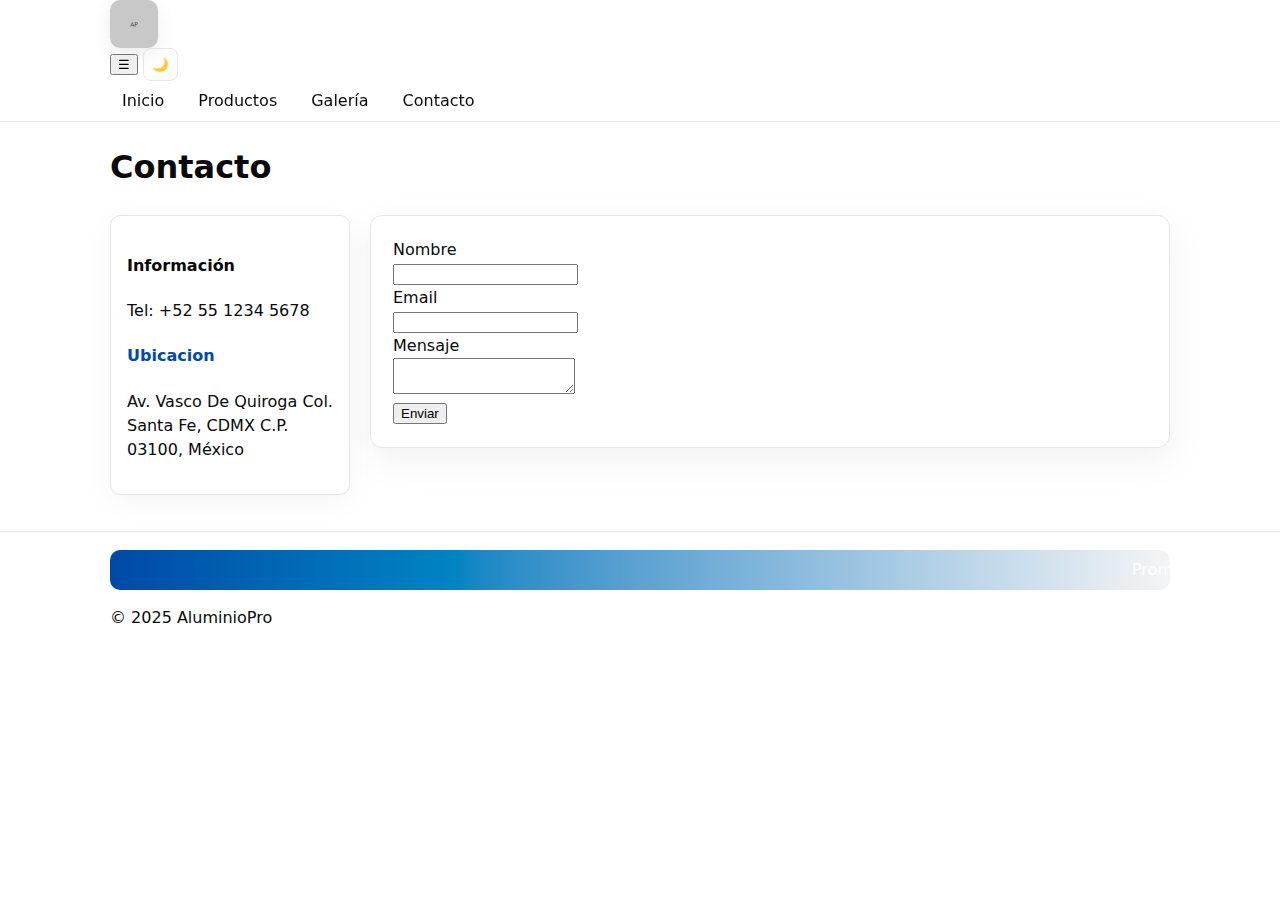
<file: contacto.html>
<!doctype html>
<html lang="es">

<head>
  <meta charset="utf-8">
  <meta name="viewport" content="width=device-width,initial-scale=1">
  <title>Contacto</title>
  <link rel="stylesheet" href="styles.css">
</head>

<body>

  <header class="site-header layer layer-top">
    <div class="container">
      <a href="index.html" class="brand"><img src="imagenes/logo.png" alt="logo" class="logo"></a>
      <button id="menuToggle" class="menu-toggle" aria-label="menu">☰</button>
      <button id="themeToggle" class="theme-toggle" aria-label="Toggle theme">🌓</button>
      <nav class="main-nav">
        <ul class="nav-list">
          <li><a href="index.html">Inicio</a></li>
          <li><a href="productos.html">Productos</a></li>
          <li><a href="galeria.html">Galería</a></li>
          <li><a href="contacto.html">Contacto</a></li>
        </ul>
      </nav>
    </div>
  </header>

  <main class="container">
    <h1>Contacto</h1>
    <div class="site-layout">
      <aside class="aside">
        <h4>Información</h4>
        <p>Tel: +52 55 1234 5678</p>
        <a href="https://www.google.com/maps" target="_blank"><h4>Ubicacion</h4></a>
        <p>Av. Vasco De Quiroga 
          Col. Santa Fe, CDMX
          C.P. 03100, México</p>
      </aside>
      <section class="main">
        <form id="contactoForm">
          <label>Nombre</label><br><input type="text" id="nombre" required><br>
          <label>Email</label><br><input type="email" id="email" required><br>
          <label>Mensaje</label><br><textarea id="mensaje"></textarea><br>
          <button type="submit">Enviar</button>
        </form>
        <div id="status"></div>
      </section>
    </div>
  </main>

  <footer class="site-footer layer layer-bottom">
    <div class="container">
      <marquee behavior="scroll" direction="left">Promoción: 10% de descuento en puertas comerciales durante este mes.
        Contáctanos.</marquee>
      <p>© 2025 AluminioPro</p>
    </div>
  </footer>

  <script src="common.js"></script>
  <script>
    document.getElementById('contactoForm').addEventListener('submit', function (e) {
      e.preventDefault();
      const nombre = document.getElementById('nombre').value.trim();
      const email = document.getElementById('email').value.trim();
      if (!nombre || !email) {
        document.getElementById('status').textContent = 'Por favor completa nombre y email.';
        return;
      }
      document.getElementById('status').textContent = 'Formulario enviado (simulado).';
    });
  </script>
</body>

</html>
</file>
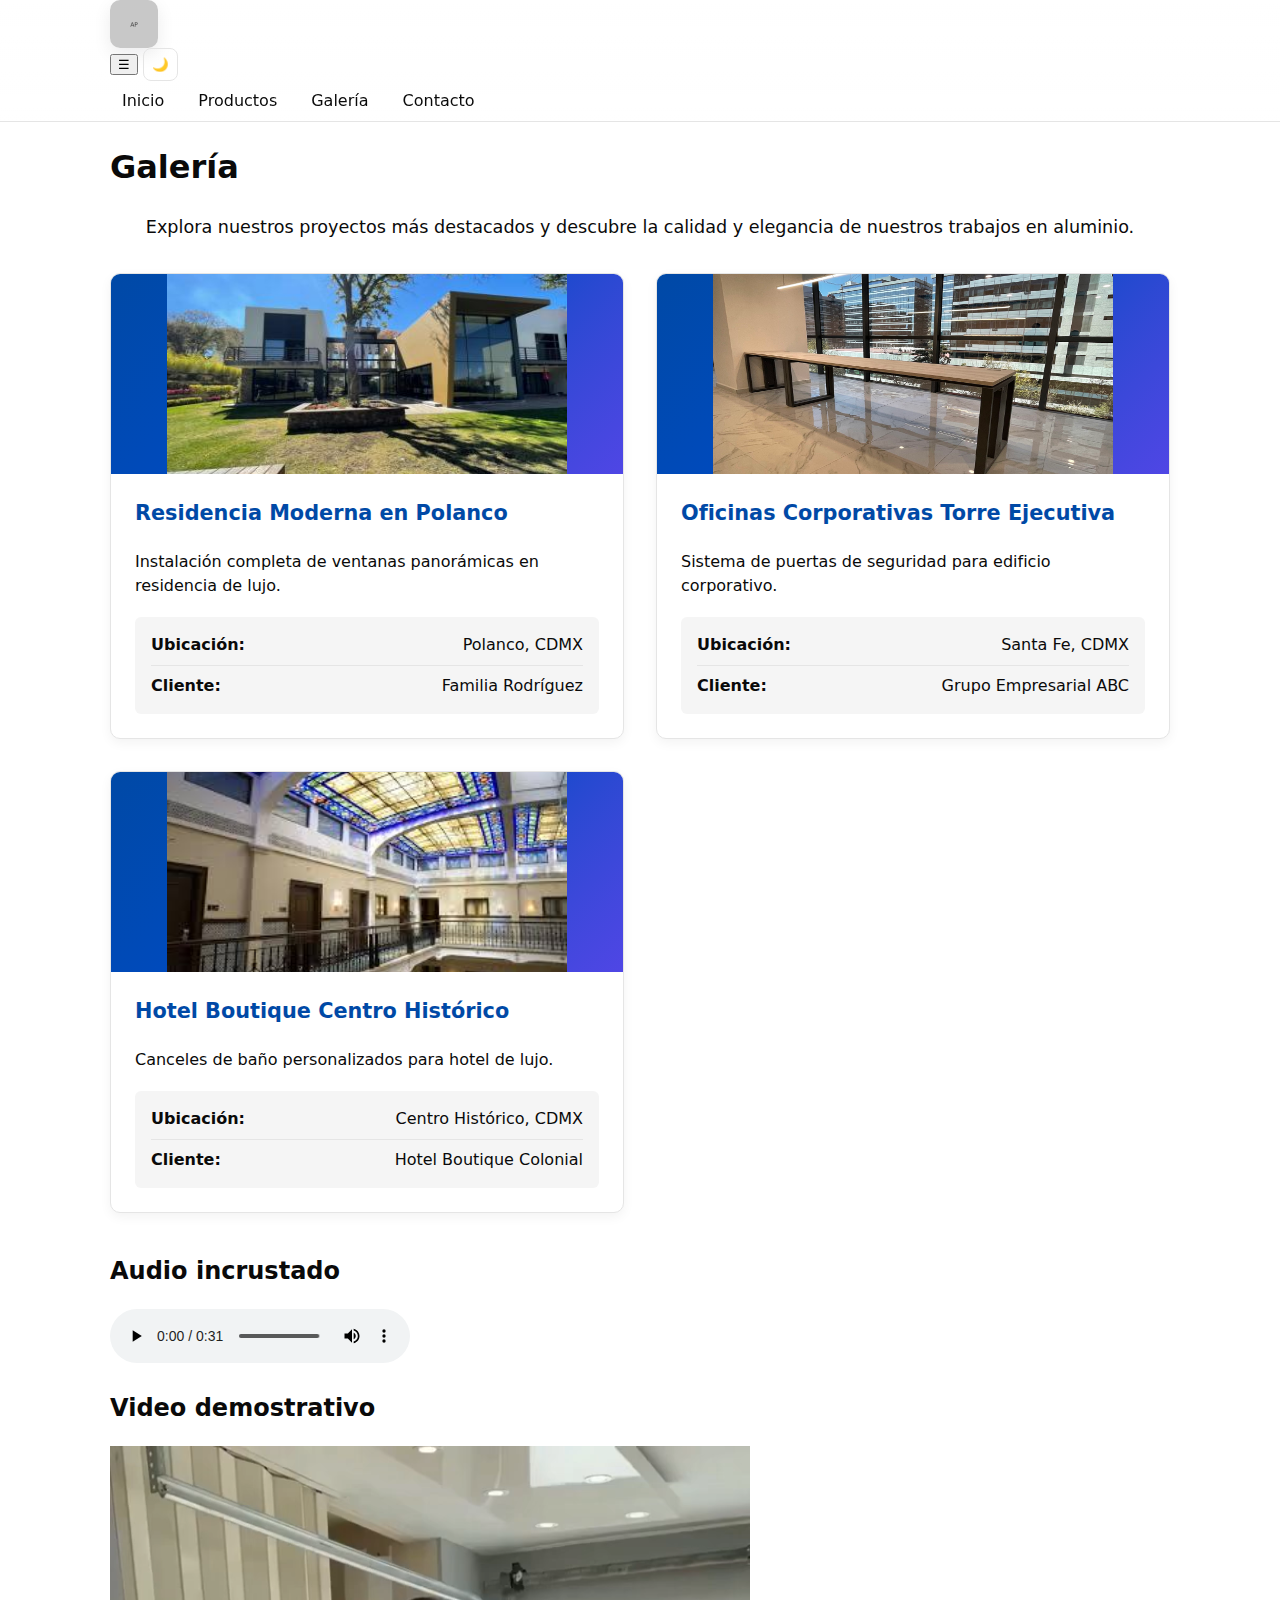
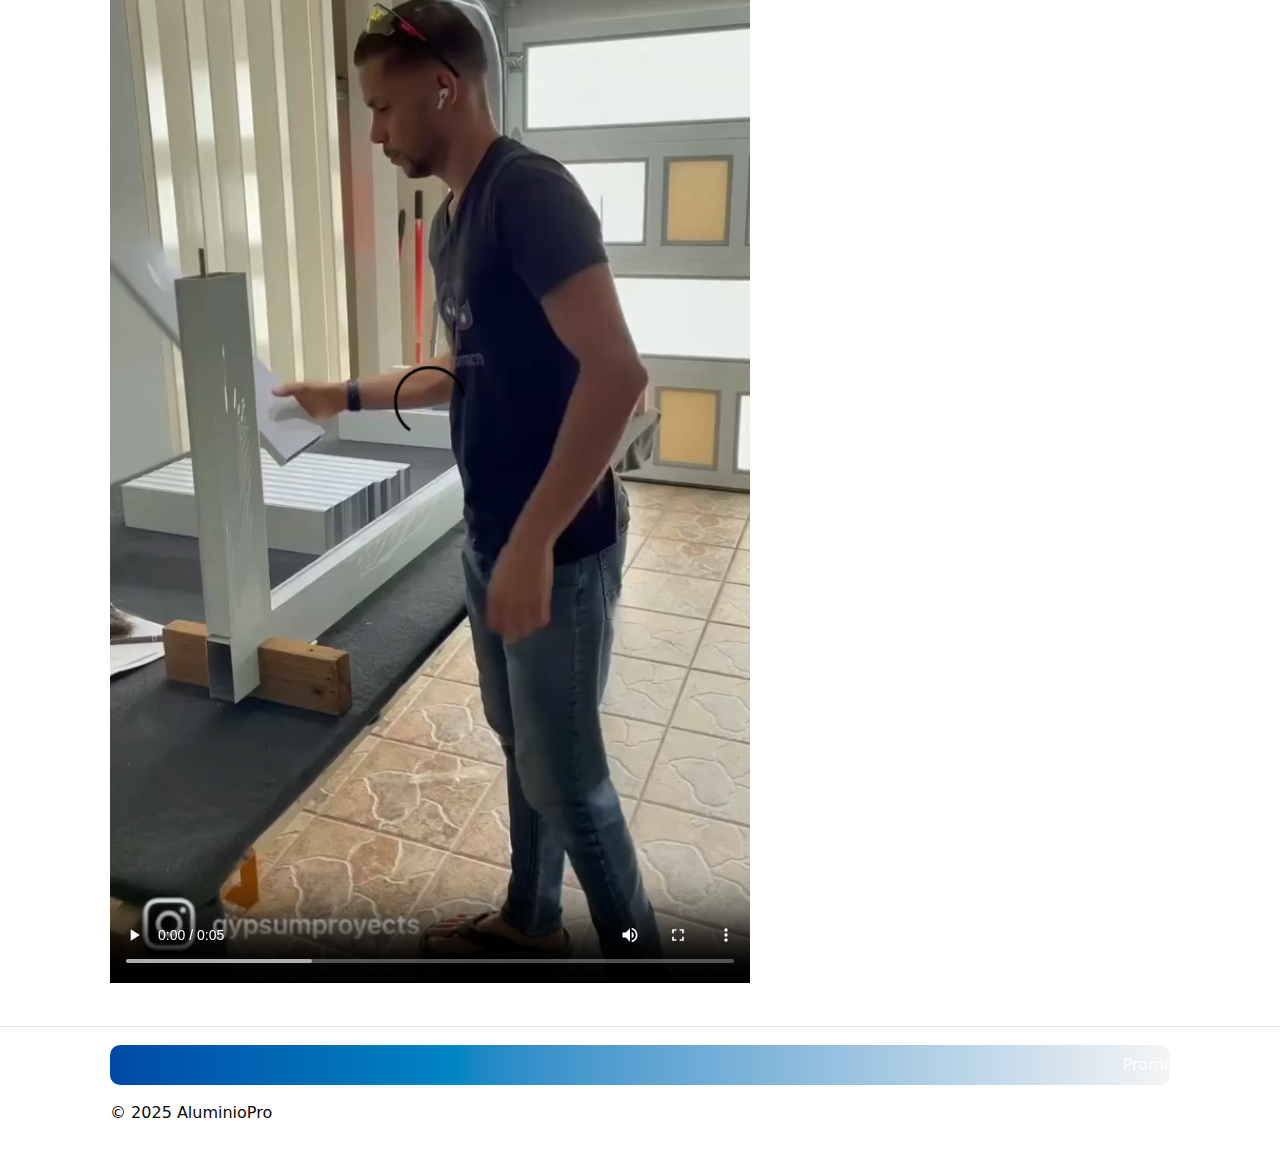
<file: galeria.html>
<!doctype html>
<html lang="es">

<head>
  <meta charset="utf-8">
  <meta name="viewport" content="width=device-width,initial-scale=1">
  <title>Galería</title>
  <link rel="stylesheet" href="styles.css">
</head>

<body>

  <header class="site-header layer layer-top">
    <div class="container">
      <a href="index.html" class="brand"><img src="imagenes/logo.png" alt="logo" class="logo"></a>
      <button id="menuToggle" class="menu-toggle" aria-label="menu">☰</button>
      <button id="themeToggle" class="theme-toggle" aria-label="Toggle theme">🌓</button>
      <nav class="main-nav">
        <ul class="nav-list">
          <li><a href="index.html">Inicio</a></li>
          <li><a href="productos.html">Productos</a></li>
          <li><a href="galeria.html">Galería</a></li>
          <li><a href="contacto.html">Contacto</a></li>
        </ul>
      </nav>
    </div>
  </header>

  <main class="container">
    <h1>Galería</h1>
    <p class="gallery-description">Explora nuestros proyectos más destacados y descubre la calidad y elegancia de
      nuestros trabajos en aluminio.</p>

    <div class="gallery-container">
      <div class="project-card">
        <div class="project-image">
           <img class="ventana" src="imagenes/polanco.jpg" alt="Portada taller" width="400px" height="250px">
        </div>
        <div class="project-info">
          <h3>Residencia Moderna en Polanco</h3>
          <p>Instalación completa de ventanas panorámicas en residencia de lujo.</p>
          <div class="project-details">
            <div class="detail-item">
              <span class="detail-label">Ubicación:</span>
              <span class="detail-value">Polanco, CDMX</span>
            </div>
            <div class="detail-item">
              <span class="detail-label">Cliente:</span>
              <span class="detail-value">Familia Rodríguez</span>
            </div>
          </div>
        </div>
      </div>

      <div class="project-card">
        <div class="project-image">
           <img class="ventana" src="imagenes/oficcina.jpg" alt="Portada taller" width="400px" height="250px">
        </div>
        <div class="project-info">
          <h3>Oficinas Corporativas Torre Ejecutiva</h3>
          <p>Sistema de puertas de seguridad para edificio corporativo.</p>
          <div class="project-details">
            <div class="detail-item">
              <span class="detail-label">Ubicación:</span>
              <span class="detail-value">Santa Fe, CDMX</span>
            </div>
            <div class="detail-item">
              <span class="detail-label">Cliente:</span>
              <span class="detail-value">Grupo Empresarial ABC</span>
            </div>
          </div>
        </div>
      </div>

      <div class="project-card">
        <div class="project-image">
          <img class="ventana" src="imagenes/hotel.jpeg" alt="Portada taller" width="400px" height="250px">
        </div>
        <div class="project-info">
          <h3>Hotel Boutique Centro Histórico</h3>
          <p>Canceles de baño personalizados para hotel de lujo.</p>
          <div class="project-details">
            <div class="detail-item">
              <span class="detail-label">Ubicación:</span>
              <span class="detail-value">Centro Histórico, CDMX</span>
            </div>
            <div class="detail-item">
              <span class="detail-label">Cliente:</span>
              <span class="detail-value">Hotel Boutique Colonial</span>
            </div>
          </div>
        </div>
      </div>
    </div>



    <h2 style="margin-top:40px;">Audio incrustado</h2>
    <audio controls>
      <source src="multimedia/explicacion.mp3" type="audio/mpeg">
      <source src="multimedia/explicacion.ogg" type="audio/ogg">
      Tu navegador no soporta el elemento de audio.
    </audio>

    <h2 style="margin-top:20px;">Video demostrativo</h2>
    <video controls width="100%" style="max-width:640px;">
      <source src="multimedia/video.mp4" type="video/mp4">
      <source src="multimedia/video.webm" type="video/webm">
      Tu navegador no soporta el elemento de video.
    </video>
  </main>

  <footer class="site-footer layer layer-bottom">
    <div class="container">
      <marquee behavior="scroll" direction="left">Promoción: 10% de descuento en puertas comerciales durante este mes.
        Contáctanos.</marquee>
      <p>© 2025 AluminioPro</p>
    </div>
  </footer>

  <script src="common.js"></script>
</body>

</html>
</file>
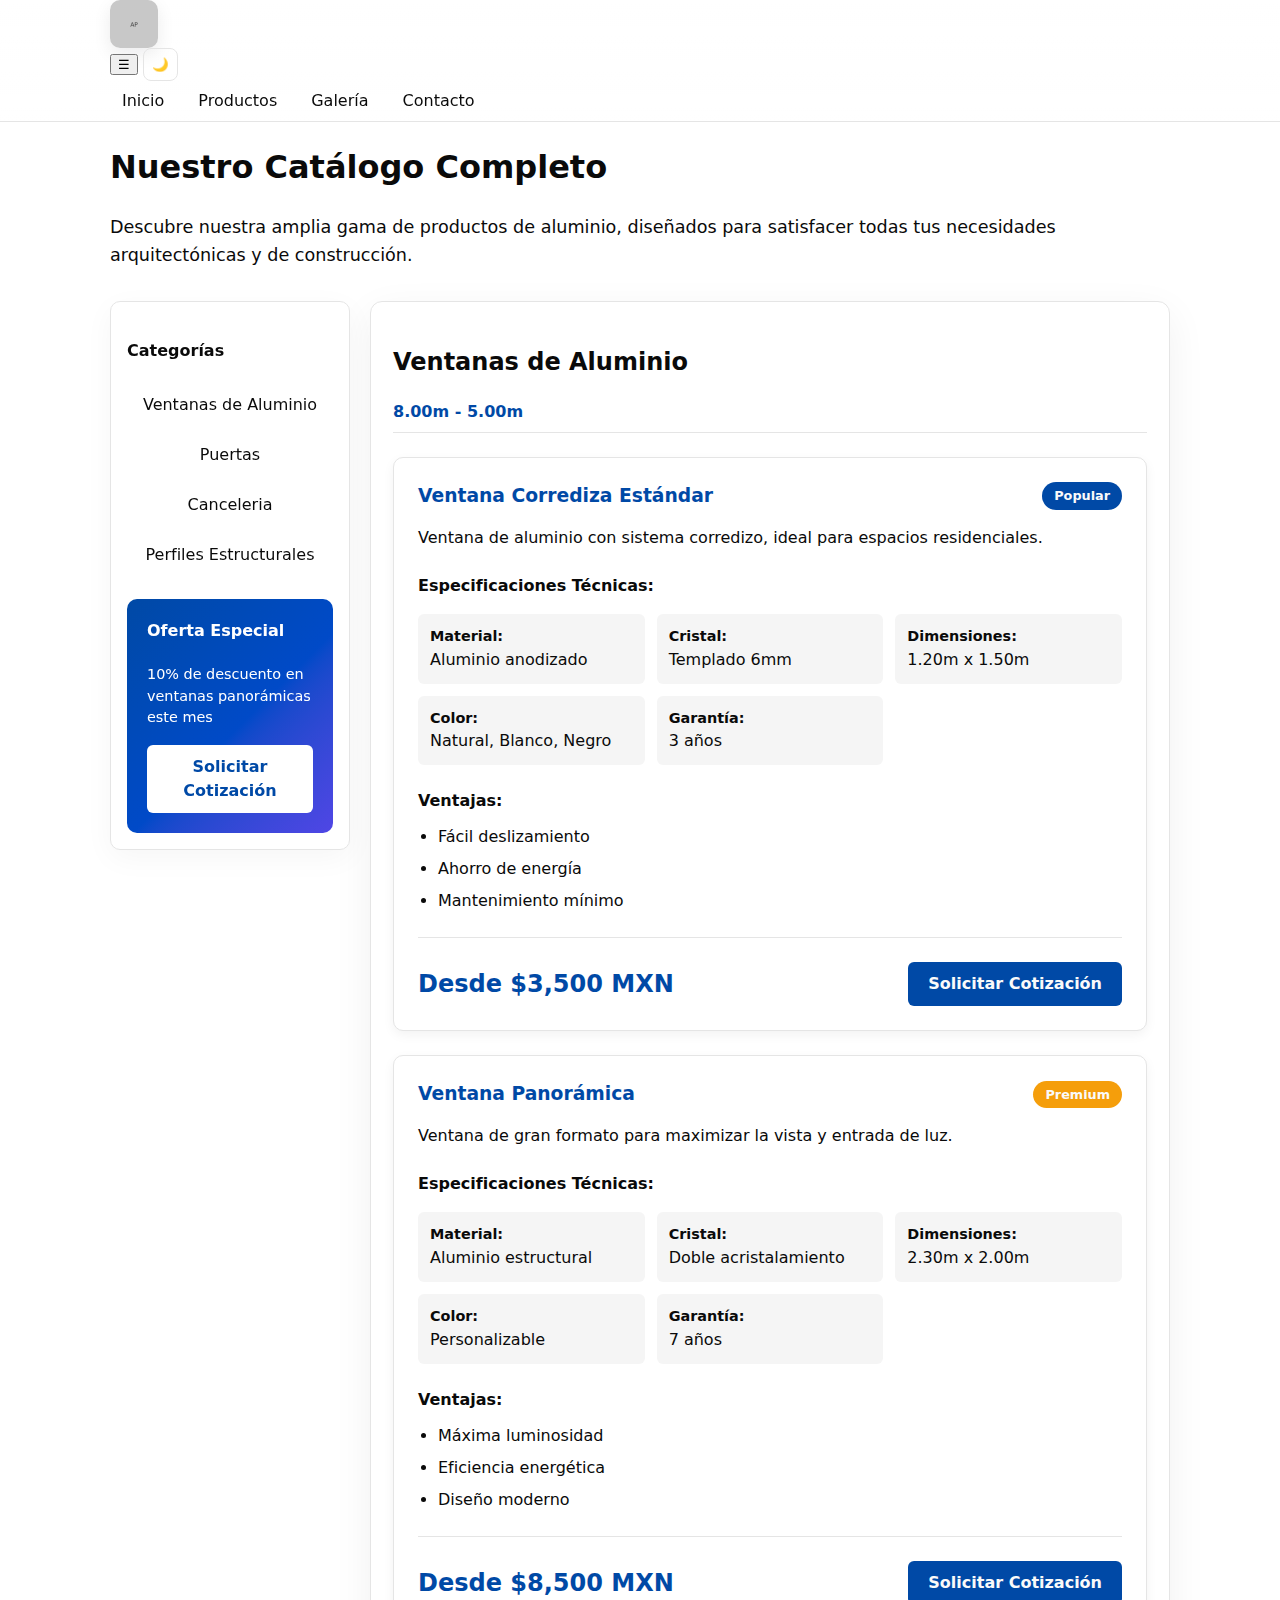
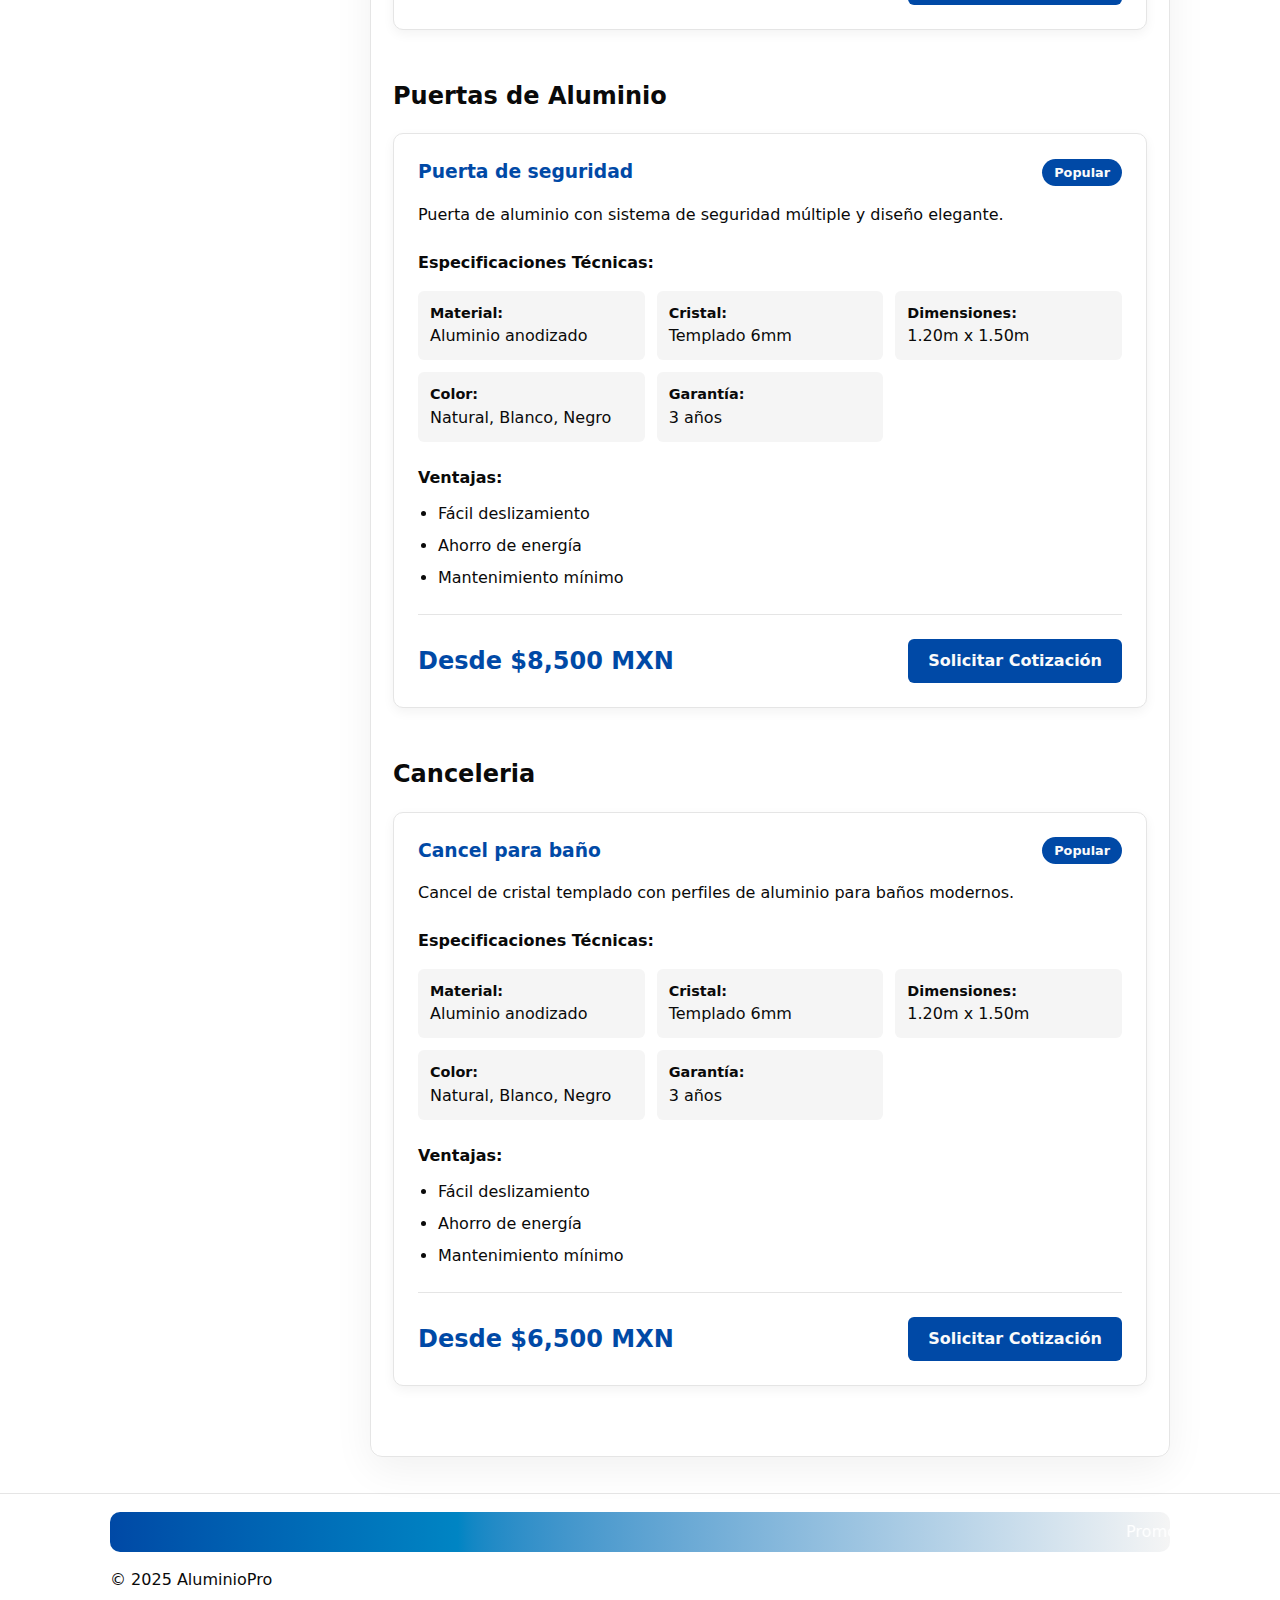
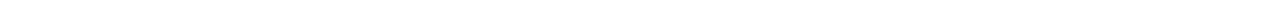
<file: productos.html>
<!doctype html>
<html lang="es">

<head>
  <meta charset="utf-8">
  <meta name="viewport" content="width=device-width,initial-scale=1">
  <title>Productos - AluminioPro</title>
  <link rel="stylesheet" href="styles.css">
</head>

<body>

  <header class="site-header layer layer-top">
    <div class="container">
      <a href="index.html" class="brand"><img src="imagenes/logo.png" alt="logo" class="logo"></a>
      <button id="menuToggle" class="menu-toggle" aria-label="menu">☰</button>
      <button id="themeToggle" class="theme-toggle" aria-label="Toggle theme">🌓</button>
      <nav class="main-nav">
        <ul class="nav-list">
          <li><a href="index.html">Inicio</a></li>
          <li><a href="productos.html">Productos</a></li>
          <li><a href="galeria.html">Galería</a></li>
          <li><a href="contacto.html">Contacto</a></li>
        </ul>
      </nav>
    </div>
  </header>

  <main class="container">
    <h1>Nuestro Catálogo Completo</h1>
    <p class="catalog-description">Descubre nuestra amplia gama de productos de aluminio, diseñados para satisfacer
      todas tus necesidades arquitectónicas y de construcción.</p>

    <div class="site-layout" style="margin-top:24px;">
      <aside class="aside">
        <h4>Categorías</h4>
        <ul class="nav-list" style="flex-direction:column;">
          <li><a href="#ventanas">Ventanas de Aluminio</a></li>
          <li><a href="#puertas">Puertas</a></li>
          <li><a href="#canceleria">Canceleria</a></li>
          <li><a href="#perfiles">Perfiles Estructurales</a></li>
        </ul>

        <div class="aside-promo">
          <h4>Oferta Especial</h4>
          <p>10% de descuento en ventanas panorámicas este mes</p>
          <a href="contacto.html" class="cta-button">Solicitar Cotización</a>
        </div>
      </aside>

      <section class="main">
        <div id="ventanas" class="category-section">
          <h2>Ventanas de Aluminio</h2>
          <p class="dimension-range">8.00m - 5.00m</p>

          <div class="product-card-detailed">
            <div class="product-header">
              <h3>Ventana Corrediza Estándar</h3>
              <span class="product-tag">Popular</span>
            </div>
            <p>Ventana de aluminio con sistema corredizo, ideal para espacios residenciales.</p>

            <div class="specs-section">
              <h4>Especificaciones Técnicas:</h4>
              <div class="specs-grid">
                <div class="spec-item">
                  <span class="spec-name">Material:</span>
                  <span class="spec-value">Aluminio anodizado</span>
                </div>
                <div class="spec-item">
                  <span class="spec-name">Cristal:</span>
                  <span class="spec-value">Templado 6mm</span>
                </div>
                <div class="spec-item">
                  <span class="spec-name">Dimensiones:</span>
                  <span class="spec-value">1.20m x 1.50m</span>
                </div>
                <div class="spec-item">
                  <span class="spec-name">Color:</span>
                  <span class="spec-value">Natural, Blanco, Negro</span>
                </div>
                <div class="spec-item">
                  <span class="spec-name">Garantía:</span>
                  <span class="spec-value">3 años</span>
                </div>
              </div>
            </div>

            <div class="advantages-section">
              <h4>Ventajas:</h4>
              <ul>
                <li>Fácil deslizamiento</li>
                <li>Ahorro de energía</li>
                <li>Mantenimiento mínimo</li>
              </ul>
            </div>

            <div class="product-action">
              <span class="price">Desde $3,500 MXN</span>
              <a href="contacto.html" class="cta-button">Solicitar Cotización</a>
            </div>
          </div>

          <div class="product-card-detailed">
            <div class="product-header">
              <h3>Ventana Panorámica</h3>
              <span class="product-tag premium">Premium</span>
            </div>
            <p>Ventana de gran formato para maximizar la vista y entrada de luz.</p>

            <div class="specs-section">
              <h4>Especificaciones Técnicas:</h4>
              <div class="specs-grid">
                <div class="spec-item">
                  <span class="spec-name">Material:</span>
                  <span class="spec-value">Aluminio estructural</span>
                </div>
                <div class="spec-item">
                  <span class="spec-name">Cristal:</span>
                  <span class="spec-value">Doble acristalamiento</span>
                </div>
                <div class="spec-item">
                  <span class="spec-name">Dimensiones:</span>
                  <span class="spec-value">2.30m x 2.00m</span>
                </div>
                <div class="spec-item">
                  <span class="spec-name">Color:</span>
                  <span class="spec-value">Personalizable</span>
                </div>
                <div class="spec-item">
                  <span class="spec-name">Garantía:</span>
                  <span class="spec-value">7 años</span>
                </div>
              </div>
            </div>

            <div class="advantages-section">
              <h4>Ventajas:</h4>
              <ul>
                <li>Máxima luminosidad</li>
                <li>Eficiencia energética</li>
                <li>Diseño moderno</li>
              </ul>
            </div>

            <div class="product-action">
              <span class="price">Desde $8,500 MXN</span>
              <a href="contacto.html" class="cta-button">Solicitar Cotización</a>
            </div>
          </div>
        </div>

        <div id="puertas" class="category-section">
          <h2>Puertas de Aluminio</h2>
          <div class="product-card-detailed">
            <div class="product-header">
              <h3>Puerta de seguridad </h3>
              <span class="product-tag">Popular</span>
            </div>
            <p>Puerta de aluminio con sistema de seguridad múltiple y diseño elegante.</p>

            <div class="specs-section">
              <h4>Especificaciones Técnicas:</h4>
              <div class="specs-grid">
                <div class="spec-item">
                  <span class="spec-name">Material:</span>
                  <span class="spec-value">Aluminio anodizado</span>
                </div>
                <div class="spec-item">
                  <span class="spec-name">Cristal:</span>
                  <span class="spec-value">Templado 6mm</span>
                </div>
                <div class="spec-item">
                  <span class="spec-name">Dimensiones:</span>
                  <span class="spec-value">1.20m x 1.50m</span>
                </div>
                <div class="spec-item">
                  <span class="spec-name">Color:</span>
                  <span class="spec-value">Natural, Blanco, Negro</span>
                </div>
                <div class="spec-item">
                  <span class="spec-name">Garantía:</span>
                  <span class="spec-value">3 años</span>
                </div>
              </div>
            </div>

            <div class="advantages-section">
              <h4>Ventajas:</h4>
              <ul>
                <li>Fácil deslizamiento</li>
                <li>Ahorro de energía</li>
                <li>Mantenimiento mínimo</li>
              </ul>
            </div>

            <div class="product-action">
              <span class="price">Desde $8,500 MXN</span>
              <a href="contacto.html" class="cta-button">Solicitar Cotización</a>
            </div>
          </div>
        </div>

        <div id="canceleria" class="category-section">
          <h2>Canceleria</h2>
          <div class="product-card-detailed">
            <div class="product-header">
              <h3>Cancel para baño </h3>
              <span class="product-tag">Popular</span>
            </div>
            <p>Cancel de cristal templado con perfiles de aluminio para baños modernos.</p>

            <div class="specs-section">
              <h4>Especificaciones Técnicas:</h4>
              <div class="specs-grid">
                <div class="spec-item">
                  <span class="spec-name">Material:</span>
                  <span class="spec-value">Aluminio anodizado</span>
                </div>
                <div class="spec-item">
                  <span class="spec-name">Cristal:</span>
                  <span class="spec-value">Templado 6mm</span>
                </div>
                <div class="spec-item">
                  <span class="spec-name">Dimensiones:</span>
                  <span class="spec-value">1.20m x 1.50m</span>
                </div>
                <div class="spec-item">
                  <span class="spec-name">Color:</span>
                  <span class="spec-value">Natural, Blanco, Negro</span>
                </div>
                <div class="spec-item">
                  <span class="spec-name">Garantía:</span>
                  <span class="spec-value">3 años</span>
                </div>
              </div>
            </div>

            <div class="advantages-section">
              <h4>Ventajas:</h4>
              <ul>
                <li>Fácil deslizamiento</li>
                <li>Ahorro de energía</li>
                <li>Mantenimiento mínimo</li>
              </ul>
            </div>

            <div class="product-action">
              <span class="price">Desde $6,500 MXN</span>
              <a href="contacto.html" class="cta-button">Solicitar Cotización</a>
            </div>
          </div>
        </div>

    </div>
    </section>
    </div>
  </main>

  <footer class="site-footer layer layer-bottom">
    <div class="container">
      <marquee behavior="scroll" direction="left">Promoción: 10% de descuento en puertas comerciales durante este mes.
        Contáctanos.</marquee>
      <p>© 2025 AluminioPro</p>
    </div>
  </footer>

  <script src="common.js"></script>
</body>

</html>
</file>
<file: styles.css>
/* ===== VARIABLES Y RESET ===== */
:root {
  /* Radii y espacios */
  --radius: 0.625rem;
  --radius-sm: calc(var(--radius) - 4px);
  --radius-md: calc(var(--radius) - 2px);
  --radius-lg: var(--radius);
  --radius-xl: calc(var(--radius) + 4px);
  
  /* Fuentes */
  --font-geist-sans: Inter, ui-sans-serif, system-ui, -apple-system, "Segoe UI", Roboto, "Helvetica Neue", Arial;
  --font-geist-mono: ui-monospace, SFMono-Regular, Menlo, Monaco, "Roboto Mono", "Courier New", monospace;
  --font-sans: var(--font-geist-sans);
  --font-mono: var(--font-geist-mono);
  
  /* Colores base (modo claro) */
  --background: oklch(1 0 0);
  --foreground: oklch(0.145 0 0);
  --card: oklch(1 0 0);
  --card-foreground: oklch(0.145 0 0);
  --popover: oklch(1 0 0);
  --popover-foreground: oklch(0.145 0 0);
  --primary: oklch(0.4 0.2 240);
  --primary-foreground: oklch(0.985 0 0);
  --secondary: oklch(0.97 0 0);
  --secondary-foreground: oklch(0.205 0 0);
  --muted: oklch(0.97 0 0);
  --muted-foreground: oklch(22.213% 0.00003 271.152);
  --accent: oklch(0.97 0 0);
  --accent-foreground: oklch(0.205 0 0);
  --destructive: oklch(0.577 0.245 27.325);
  --border: oklch(0.922 0 0);
  --input: oklch(0.922 0 0);
  --ring: oklch(55.897% 0.00006 271.152);
  --chart-1: oklch(0.646 0.222 41.116);
  --chart-2: oklch(0.6 0.118 184.704);
  --chart-3: oklch(0.398 0.07 227.392);
  --chart-4: oklch(0.828 0.189 84.429);
  --chart-5: oklch(0.769 0.188 70.08);
  --sidebar: oklch(0.985 0 0);
  --sidebar-foreground: oklch(0.145 0 0);
  --sidebar-primary: oklch(0.205 0 0);
  --sidebar-primary-foreground: oklch(0.985 0 0);
  --sidebar-accent: oklch(0.97 0 0);
  --sidebar-accent-foreground: oklch(0.205 0 0);
  --sidebar-border: oklch(0.922 0 0);
  --sidebar-ring: oklch(0.708 0 0);
  --sidebar-width: 240px;
  
  /* Mapeo de variables derivadas */
  --color-background: var(--background);
  --color-foreground: var(--foreground);
  --color-primary: var(--primary);
  --color-primary-foreground: var(--primary-foreground);
  --color-muted: var(--muted);
  --color-border: var(--border);
  --color-card: var(--card);
  --color-card-foreground: var(--card-foreground);
}

/* Modo oscuro */
.dark {
  --background: oklch(0.145 0 0);
  --foreground: oklch(0.985 0 0);
  --card: oklch(0.205 0 0);
  --card-foreground: oklch(0.985 0 0);
  --popover: oklch(0.205 0 0);
  --popover-foreground: oklch(0.985 0 0);
  --primary: oklch(0.6 0.2 240);
  --primary-foreground: oklch(0.205 0 0);
  --secondary: oklch(0.269 0 0);
  --secondary-foreground: oklch(0.985 0 0);
  --muted: oklch(0.269 0 0);
  --muted-foreground: oklch(0.708 0 0);
  --accent: oklch(0.269 0 0);
  --accent-foreground: oklch(0.985 0 0);
  --border: oklch(1 0 0 / 10%);
  --input: oklch(1 0 0 / 15%);
  --ring: oklch(0.556 0 0);
}

/* Reset y estilos base */
* { box-sizing: border-box; }
html, body { height: 100%; }
body {
  margin: 0;
  font-family: var(--font-sans);
  background: var(--color-background);
  color: var(--color-foreground);
  -webkit-font-smoothing: antialiased;
  -moz-osx-font-smoothing: grayscale;
  line-height: 1.5;
}

/* ===== COMPONENTES GENERALES ===== */
/* Contenedor principal */
.container {
  max-width: 1100px;
  margin: 0 auto;
  padding: 0 20px;
}

/* Enlaces */
a {
  color: var(--color-primary);
  text-decoration: none;
  transition: color 0.2s ease;
}
a:hover { text-decoration: underline; }

/* Botones CTA */
.cta-button, a.cta-button {
  display: inline-block;
  background: var(--color-primary);
  color: var(--color-primary-foreground);
  border: none;
  padding: 10px 20px;
  border-radius: var(--radius-sm);
  font-weight: bold;
  cursor: pointer;
  transition: all 0.3s ease;
  text-decoration: none;
  text-align: center;
}
.cta-button:hover, a.cta-button:hover {
  background: var(--color-primary-foreground);
  color: var(--color-primary);
  text-decoration: none;
}

/* ===== HEADER Y NAVEGACIÓN ===== */
.site-header {
  position: sticky;
  top: 0;
  z-index: 60;
  background: linear-gradient(180deg, rgba(255,255,255,0.6), rgba(255,255,255,0.35));
  backdrop-filter: blur(6px);
  border-bottom: 1px solid var(--color-border);
}
.site-header .bar {
  display: flex;
  align-items: center;
  justify-content: space-between;
  padding: 14px 0;
}
.brand {
  display: flex;
  align-items: center;
  gap: 12px;
  text-decoration: none;
  color: inherit;
}
.logo {
  width: 48px;
  height: 48px;
  border-radius: 10px;
  box-shadow: 0 6px 18px rgba(2,6,23,0.08);
}
.site-header .main-nav {
  display: flex;
  gap: 10px;
  align-items: center;
}
.nav-list {
  list-style: none;
  margin: 0;
  padding: 0;
  display: flex;
  gap: 10px;
  align-items: center;
}
.nav-list li a {
  padding: 8px 12px;
  border-radius: 8px;
  display: inline-block;
  color: var(--color-foreground);
  transition: transform 0.12s ease, background 0.12s ease, color 0.12s ease;
}
.nav-list li a:hover {
  background: var(--color-primary);
  color: var(--color-primary-foreground);
  transform: translateY(-3px);
  box-shadow: 0 8px 30px rgba(2,6,23,0.08);
  text-decoration: none;
}
.theme-toggle {
  background: transparent;
  border: 1px solid var(--color-border);
  padding: 8px;
  border-radius: 8px;
  cursor: pointer;
}

/* ===== LAYOUT PRINCIPAL ===== */
.site-layout {
  display: flex;
  gap: 20px;
  margin-top: 24px;
  align-items: flex-start;
}
.aside {
  width: var(--sidebar-width);
  flex: 0 0 var(--sidebar-width);
  background: var(--color-card);
  color: var(--color-card-foreground);
  padding: 16px;
  border-radius: var(--radius);
  border: 1px solid var(--color-border);
  box-shadow: 0 8px 30px rgba(2,6,23,0.04);
  position: sticky;
  top: 84px;
  height: fit-content;
}
.main {
  flex: 1;
  background: linear-gradient(180deg, rgba(255,255,255,0.6), rgba(255,255,255,0.2));
  padding: 22px;
  border-radius: calc(var(--radius) + 2px);
  border: 1px solid var(--color-border);
  box-shadow: 0 12px 40px rgba(2,6,23,0.06);
}

/* ===== COMPONENTES DE TARJETAS ===== */
/* Tarjeta básica */
.product-card {
  display: block;
  border-radius: 12px;
  padding: 12px;
  background: var(--color-card);
  color: var(--color-card-foreground);
  border: 1px solid var(--color-border);
  box-shadow: 0 8px 20px rgba(2,6,23,0.04);
}

/* Tarjeta de estadísticas */
.stat-card {
  flex: 1;
  min-width: 150px;
  text-align: center;
  padding: 20px 16px;
  background: var(--color-card);
  border-radius: var(--radius);
  border: 1px solid var(--color-border);
  box-shadow: 0 4px 12px rgba(0,0,0,0.05);
  transition: transform 0.3s ease, box-shadow 0.3s ease;
}
.stat-card:hover {
  transform: translateY(-5px);
  box-shadow: 0 8px 20px rgba(0,0,0,0.1);
}
.stat-number {
  font-size: 2.2rem;
  font-weight: bold;
  color: var(--color-primary);
  margin-bottom: 8px;
  line-height: 1;
}
.stat-label {
  font-size: 0.9rem;
  color: var(--color-muted-foreground);
  line-height: 1.3;
}

/* Tarjeta de producto popular */
.product-card-popular {
  display: flex;
  gap: 20px;
  background: var(--color-card);
  border-radius: var(--radius);
  border: 1px solid var(--color-border);
  overflow: hidden;
  box-shadow: 0 4px 12px rgba(0,0,0,0.05);
  transition: transform 0.3s ease, box-shadow 0.3s ease;
}
.product-card-popular:hover {
  transform: translateY(-5px);
  box-shadow: 0 8px 25px rgba(0,0,0,0.1);
}
/*
.product-image-placeholder {
  flex: 0 0 200px;
  background: linear-gradient(135deg, var(--color-primary) 0%, var(--color-primary-foreground) 100%);
  display: flex;
  align-items: center;
  justify-content: center;
  color: white;
  font-weight: bold;
  text-align: center;
  padding: 20px;
} */
.product-info {
  flex: 1;
  padding: 20px;
}
.product-info h3 {
  margin-top: 0;
  color: var(--color-primary);
}
.product-info ul {
  margin: 15px 0;
  padding-left: 20px;
}
.product-info li {
  margin-bottom: 8px;
}
.product-price {
  display: flex;
  justify-content: space-between;
  align-items: center;
  margin-top: 20px;
}
.product-price span {
  font-size: 1.4rem;
  font-weight: bold;
  color: var(--color-primary);
}

/* Tarjeta de producto detallada */
.product-card-detailed {
  background: var(--color-card);
  border-radius: var(--radius);
  border: 1px solid var(--color-border);
  padding: 1.5rem;
  margin-bottom: 1.5rem;
  box-shadow: 0 4px 12px rgba(0,0,0,0.05);
}
.product-header {
  display: flex;
  justify-content: space-between;
  align-items: center;
  margin-bottom: 1rem;
}
.product-header h3 {
  margin: 0;
  color: var(--color-primary);
}
.product-tag {
  background: var(--color-primary);
  color: var(--color-primary-foreground);
  padding: 0.25rem 0.75rem;
  border-radius: 20px;
  font-size: 0.8rem;
  font-weight: 600;
}
.product-tag.premium {
  background: #f59e0b;
}
.specs-section {
  margin: 1.5rem 0;
}
.specs-section h4 {
  margin-bottom: 1rem;
  color: var(--color-foreground);
}
.specs-grid {
  display: grid;
  grid-template-columns: repeat(auto-fill, minmax(200px, 1fr));
  gap: 0.75rem;
}
.spec-item {
  display: flex;
  flex-direction: column;
  padding: 0.75rem;
  background: var(--color-muted);
  border-radius: var(--radius-sm);
}
.spec-name {
  font-weight: 600;
  font-size: 0.9rem;
  color: var(--color-muted-foreground);
}
.spec-value {
  font-weight: 500;
  color: var(--color-foreground);
}
.advantages-section {
  margin: 1.5rem 0;
}
.advantages-section h4 {
  margin-bottom: 0.75rem;
  color: var(--color-foreground);
}
.advantages-section ul {
  margin: 0;
  padding-left: 1.25rem;
}
.advantages-section li {
  margin-bottom: 0.5rem;
  line-height: 1.5;
}
.product-action {
  display: flex;
  justify-content: space-between;
  align-items: center;
  margin-top: 1.5rem;
  padding-top: 1.5rem;
  border-top: 1px solid var(--color-border);
}
.price {
  font-size: 1.5rem;
  font-weight: 700;
  color: var(--color-primary);
}

/* ===== GALERÍA ===== */
.gallery-container {
  display: grid;
  grid-template-columns: repeat(auto-fill, minmax(350px, 1fr));
  gap: 2rem;
  margin-top: 2rem;
}
.project-card {
  background: var(--color-card);
  border-radius: var(--radius);
  border: 1px solid var(--color-border);
  overflow: hidden;
  box-shadow: 0 4px 12px rgba(0,0,0,0.05);
  transition: transform 0.3s ease, box-shadow 0.3s ease;
}
.project-card:hover {
  transform: translateY(-5px);
  box-shadow: 0 8px 25px rgba(0,0,0,0.1);
}
.project-image {
  height: 200px;
  background: linear-gradient(135deg, var(--color-primary) 0%, #4f46e5 100%);
  display: flex;
  align-items: center;
  justify-content: center;
  color: white;
  font-weight: bold;
  position: relative;
  overflow: hidden;
}
.image-placeholder {
  font-size: 1.2rem;
  text-align: center;
  text-shadow: 1px 1px 3px rgba(0,0,0,0.3);
  padding: 0 1rem;
}
.project-info {
  padding: 1.5rem;
}
.project-info h3 {
  margin-top: 0;
  color: var(--color-primary);
  font-size: 1.3rem;
}
.project-info p {
  color: var(--color-muted-foreground);
  line-height: 1.5;
  margin-bottom: 1.2rem;
}
.project-details {
  background: var(--color-muted);
  padding: 1rem;
  border-radius: var(--radius-sm);
  margin-top: 1rem;
}
.detail-item {
  display: flex;
  justify-content: space-between;
  margin-bottom: 0.5rem;
  padding-bottom: 0.5rem;
  border-bottom: 1px solid var(--color-border);
}
.detail-item:last-child {
  margin-bottom: 0;
  padding-bottom: 0;
  border-bottom: none;
}
.detail-label {
  font-weight: 600;
  color: var(--color-muted-foreground);
}
.detail-value {
  color: var(--color-foreground);
  text-align: right;
}

/* ===== ELEMENTOS ESPECÍFICOS ===== */
/* Tablas */
.table-sample {
  width: 100%;
  border-collapse: collapse;
  margin-top: 12px;
  background: transparent;
}
.table-sample th, .table-sample td {
  padding: 12px;
  border: 1px solid var(--color-border);
  text-align: left;
}
.table-sample td.highlight {
  background: var(--highlight, #fde68a);
}

/* Imagenes */
.img-map {
  max-width: 100%;
  height: auto;
  border-radius: 8px;
  display: block;
}

/* Footer */
.site-footer {
  margin-top: 36px;
  padding: 18px 0;
  border-top: 1px solid var(--color-border);
  background: transparent;
}
.site-footer marquee {
  background: linear-gradient(90deg, var(--color-primary), var(--accent));
  color: white;
  padding: 8px;
  border-radius: 10px;
  display: block;
  margin-bottom: 8px;
}

/* Aside promocional */
.aside-promo {
  background: linear-gradient(135deg, var(--color-primary) 0%, #4f46e5 100%);
  color: white;
  padding: 1.25rem;
  border-radius: var(--radius);
  margin-top: 1.5rem;
}
.aside-promo h4 {
  margin-top: 0;
  color: white;
}
.aside-promo p {
  margin-bottom: 1rem;
  font-size: 0.9rem;
}
.aside-promo .cta-button, .aside-promo a.cta-button {
  background: white;
  color: var(--color-primary);
  width: 100%;
  text-align: center;
}
.aside-promo .cta-button:hover, .aside-promo a.cta-button:hover {
  background: rgba(255, 255, 255, 0.9);
  color: var(--color-primary);
}

/* Textos descriptivos */
.catalog-description, .gallery-description {
  font-size: 1.1rem;
  color: var(--color-muted-foreground);
  margin-bottom: 2rem;
  line-height: 1.6;
}
.gallery-description {
  text-align: center;
}

/* Categorías */
.category-section {
  margin-bottom: 3rem;
}
.dimension-range {
  font-size: 1rem;
  color: var(--color-primary);
  font-weight: 600;
  margin-bottom: 1.5rem;
  padding-bottom: 0.5rem;
  border-bottom: 1px solid var(--color-border);
}

/* Lista de productos populares */
.popular-products {
  display: flex;
  flex-direction: column;
  gap: 24px;
  margin-top: 20px;
}

/* ===== UTILIDADES ===== */
.center {
  display: flex;
  align-items: center;
  justify-content: center;
}
.small {
  font-size: 0.9rem;
  color: var(--color-muted);
}
.coming-soon {
  text-align: center;
  padding: 2rem;
  background: var(--color-muted);
  border-radius: var(--radius);
  color: var(--color-muted-foreground);
  font-style: italic;
}


/* Animaciones */
.spin {
  animation: spin 6s linear infinite;
  border-radius: 12px;
  box-shadow: 0 8px 24px rgba(2,6,23,0.06);
}
@keyframes spin {
  from { transform: rotate(0); }
  to { transform: rotate(360deg); }
}

/* ===== MEDIA QUERIES ===== */
@media (max-width: 900px) {
  .site-layout { flex-direction: column; }
  .aside { position: static; width: 100%; }
  .site-header .main-nav { display: none; }
  .menu-toggle { display: inline-block; }
}

@media (max-width: 768px) {
  .stat-card { min-width: calc(50% - 20px); margin-bottom: 16px; }
  .product-card-popular { flex-direction: column; }
  /*.product-image-placeholder { flex: 0 0 150px; }*/
  .specs-grid { grid-template-columns: 1fr; }
  .product-action { flex-direction: column; gap: 1rem; align-items: flex-start; }
  .product-header { flex-direction: column; align-items: flex-start; gap: 0.5rem; }
  .gallery-container { grid-template-columns: 1fr; }
  .detail-item { flex-direction: column; gap: 0.25rem; }
  .detail-value { text-align: left; }
  a.cta-button { padding: 8px 16px; font-size: 0.9rem; }
}

@media (max-width: 480px) {
  .stat-card { min-width: 100%; }
  .project-image { height: 160px; }
  .project-info { padding: 1rem; }
  video { width: 100%; height: auto; }
}
</file>
